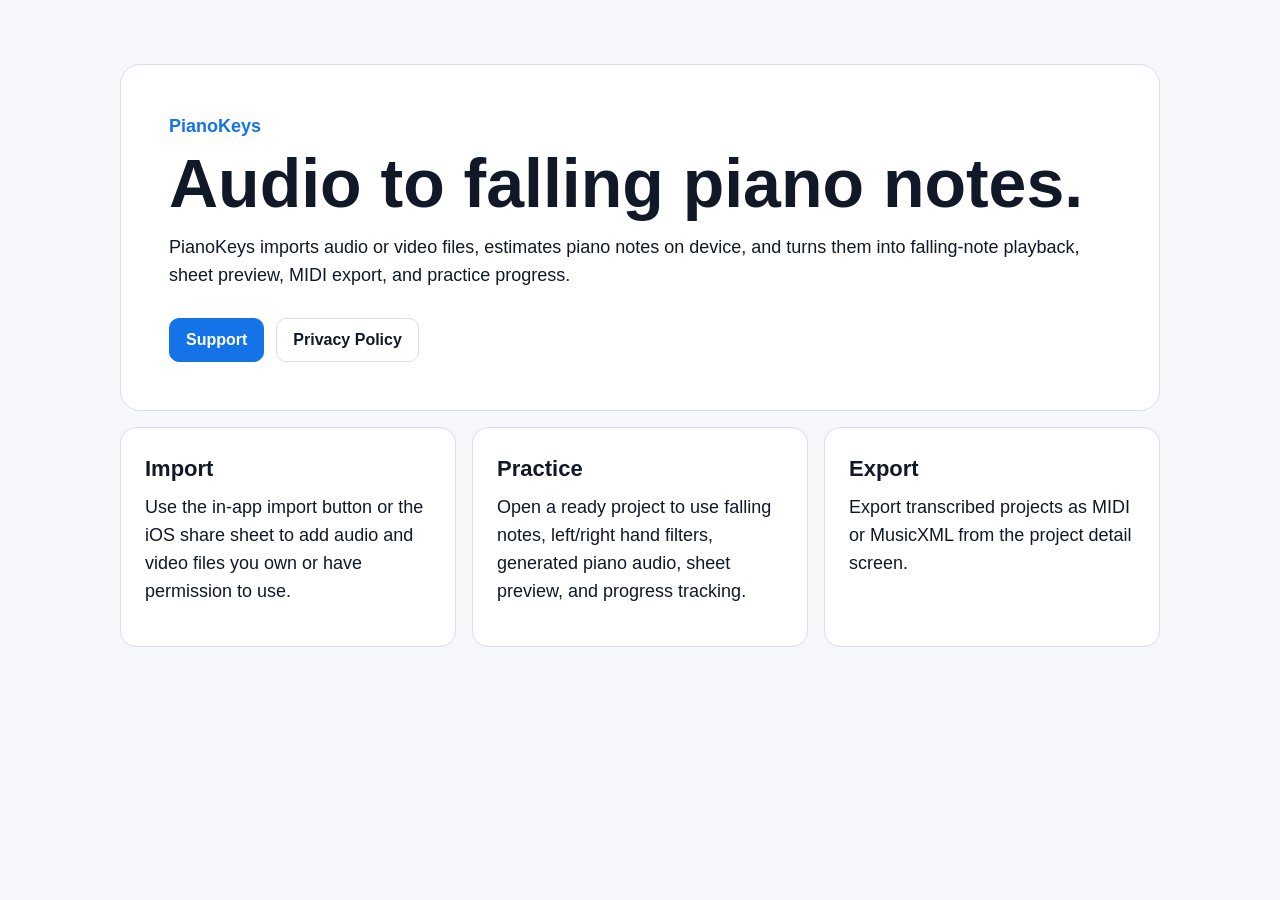
<file: index.html>
<!doctype html>
<html lang="en">
<head>
  <meta charset="utf-8">
  <meta name="viewport" content="width=device-width, initial-scale=1">
  <title>PianoKeys Support</title>
  <meta name="description" content="Support and privacy information for PianoKeys.">
  <link rel="stylesheet" href="styles.css">
</head>
<body>
  <main class="page">
    <section class="hero">
      <p class="eyebrow">PianoKeys</p>
      <h1>Audio to falling piano notes.</h1>
      <p>PianoKeys imports audio or video files, estimates piano notes on device, and turns them into falling-note playback, sheet preview, MIDI export, and practice progress.</p>
      <div class="actions">
        <a href="support.html">Support</a>
        <a href="privacy.html">Privacy Policy</a>
      </div>
    </section>

    <section class="grid">
      <article>
        <h2>Import</h2>
        <p>Use the in-app import button or the iOS share sheet to add audio and video files you own or have permission to use.</p>
      </article>
      <article>
        <h2>Practice</h2>
        <p>Open a ready project to use falling notes, left/right hand filters, generated piano audio, sheet preview, and progress tracking.</p>
      </article>
      <article>
        <h2>Export</h2>
        <p>Export transcribed projects as MIDI or MusicXML from the project detail screen.</p>
      </article>
    </section>
  </main>
</body>
</html>
</file>
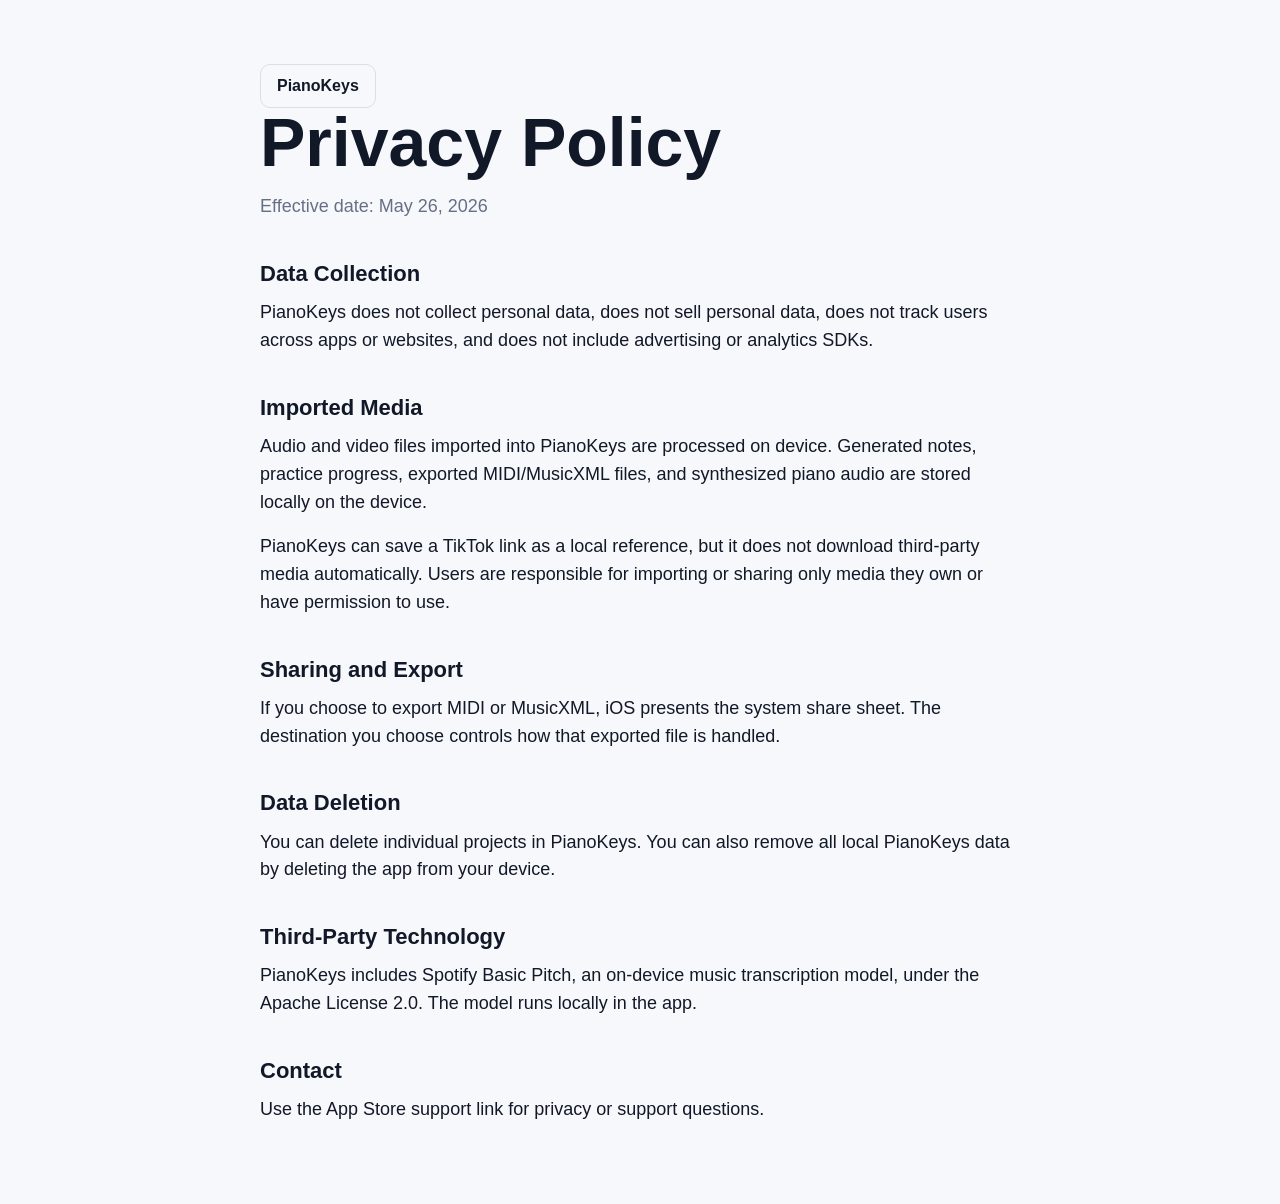
<file: privacy.html>
<!doctype html>
<html lang="en">
<head>
  <meta charset="utf-8">
  <meta name="viewport" content="width=device-width, initial-scale=1">
  <title>PianoKeys Privacy Policy</title>
  <meta name="description" content="Privacy policy for PianoKeys.">
  <link rel="stylesheet" href="styles.css">
</head>
<body>
  <main class="page narrow">
    <a class="back" href="index.html">PianoKeys</a>
    <h1>Privacy Policy</h1>
    <p class="muted">Effective date: May 26, 2026</p>

    <h2>Data Collection</h2>
    <p>PianoKeys does not collect personal data, does not sell personal data, does not track users across apps or websites, and does not include advertising or analytics SDKs.</p>

    <h2>Imported Media</h2>
    <p>Audio and video files imported into PianoKeys are processed on device. Generated notes, practice progress, exported MIDI/MusicXML files, and synthesized piano audio are stored locally on the device.</p>
    <p>PianoKeys can save a TikTok link as a local reference, but it does not download third-party media automatically. Users are responsible for importing or sharing only media they own or have permission to use.</p>

    <h2>Sharing and Export</h2>
    <p>If you choose to export MIDI or MusicXML, iOS presents the system share sheet. The destination you choose controls how that exported file is handled.</p>

    <h2>Data Deletion</h2>
    <p>You can delete individual projects in PianoKeys. You can also remove all local PianoKeys data by deleting the app from your device.</p>

    <h2>Third-Party Technology</h2>
    <p>PianoKeys includes Spotify Basic Pitch, an on-device music transcription model, under the Apache License 2.0. The model runs locally in the app.</p>

    <h2>Contact</h2>
    <p>Use the App Store support link for privacy or support questions.</p>
  </main>
</body>
</html>
</file>
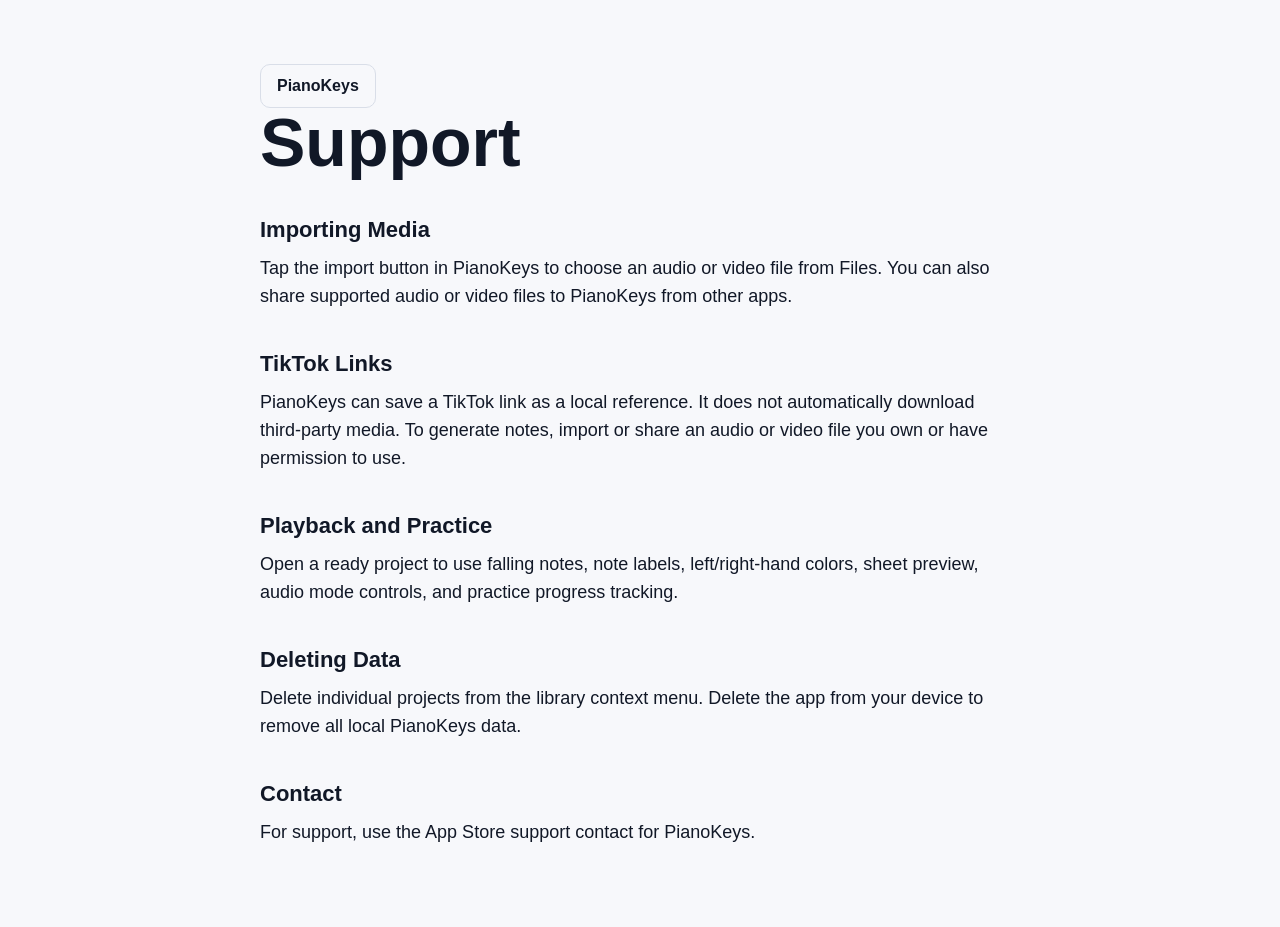
<file: support.html>
<!doctype html>
<html lang="en">
<head>
  <meta charset="utf-8">
  <meta name="viewport" content="width=device-width, initial-scale=1">
  <title>PianoKeys Support</title>
  <meta name="description" content="Help and support for PianoKeys.">
  <link rel="stylesheet" href="styles.css">
</head>
<body>
  <main class="page narrow">
    <a class="back" href="index.html">PianoKeys</a>
    <h1>Support</h1>

    <h2>Importing Media</h2>
    <p>Tap the import button in PianoKeys to choose an audio or video file from Files. You can also share supported audio or video files to PianoKeys from other apps.</p>

    <h2>TikTok Links</h2>
    <p>PianoKeys can save a TikTok link as a local reference. It does not automatically download third-party media. To generate notes, import or share an audio or video file you own or have permission to use.</p>

    <h2>Playback and Practice</h2>
    <p>Open a ready project to use falling notes, note labels, left/right-hand colors, sheet preview, audio mode controls, and practice progress tracking.</p>

    <h2>Deleting Data</h2>
    <p>Delete individual projects from the library context menu. Delete the app from your device to remove all local PianoKeys data.</p>

    <h2>Contact</h2>
    <p>For support, use the App Store support contact for PianoKeys.</p>
  </main>
</body>
</html>
</file>
<file: styles.css>
:root {
  color-scheme: light dark;
  --bg: #f7f8fb;
  --text: #111827;
  --muted: #667085;
  --panel: #ffffff;
  --line: #d9dee8;
  --blue: #1473e6;
  --orange: #e96b13;
}

@media (prefers-color-scheme: dark) {
  :root {
    --bg: #050608;
    --text: #f4f7fb;
    --muted: #a4adbb;
    --panel: #151922;
    --line: #2b3240;
  }
}

* {
  box-sizing: border-box;
}

body {
  margin: 0;
  font-family: -apple-system, BlinkMacSystemFont, "Segoe UI", sans-serif;
  background: var(--bg);
  color: var(--text);
  line-height: 1.55;
}

.page {
  width: min(1040px, calc(100vw - 40px));
  margin: 0 auto;
  padding: 64px 0;
}

.narrow {
  width: min(760px, calc(100vw - 40px));
}

.hero {
  padding: 48px;
  border: 1px solid var(--line);
  border-radius: 20px;
  background: var(--panel);
}

.eyebrow {
  margin: 0 0 8px;
  color: var(--blue);
  font-weight: 700;
}

h1 {
  margin: 0 0 16px;
  font-size: clamp(36px, 7vw, 68px);
  line-height: 1.02;
  letter-spacing: 0;
}

h2 {
  margin: 36px 0 8px;
  font-size: 22px;
}

p {
  margin: 0 0 16px;
  font-size: 18px;
}

.muted {
  color: var(--muted);
}

.actions {
  display: flex;
  flex-wrap: wrap;
  gap: 12px;
  margin-top: 28px;
}

.actions a,
.back {
  display: inline-flex;
  align-items: center;
  min-height: 44px;
  padding: 0 16px;
  border-radius: 10px;
  border: 1px solid var(--line);
  color: var(--text);
  text-decoration: none;
  font-weight: 700;
}

.actions a:first-child {
  background: var(--blue);
  color: #fff;
  border-color: var(--blue);
}

.grid {
  display: grid;
  grid-template-columns: repeat(3, 1fr);
  gap: 16px;
  margin-top: 16px;
}

article {
  padding: 24px;
  border: 1px solid var(--line);
  border-radius: 16px;
  background: var(--panel);
}

article h2 {
  margin-top: 0;
}

@media (max-width: 760px) {
  .page {
    padding: 32px 0;
  }

  .hero {
    padding: 28px;
  }

  .grid {
    grid-template-columns: 1fr;
  }
}
</file>
